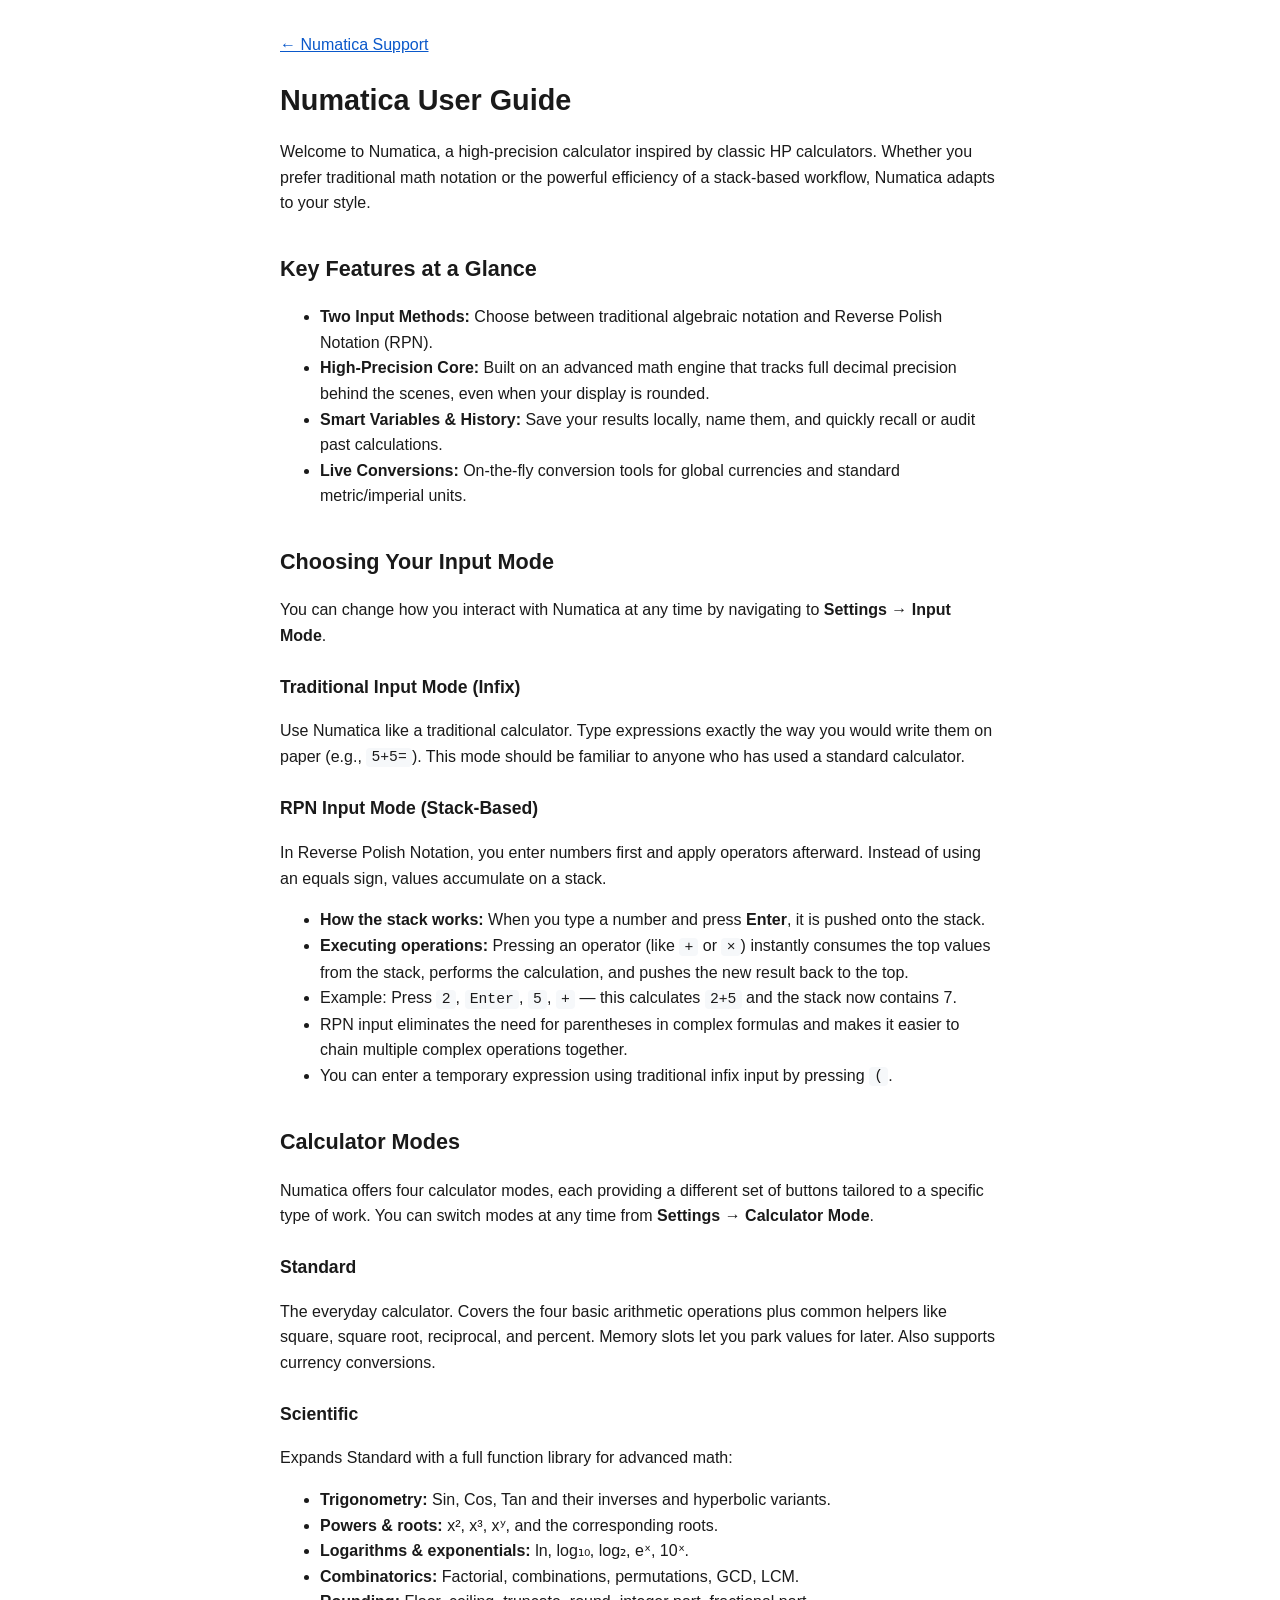
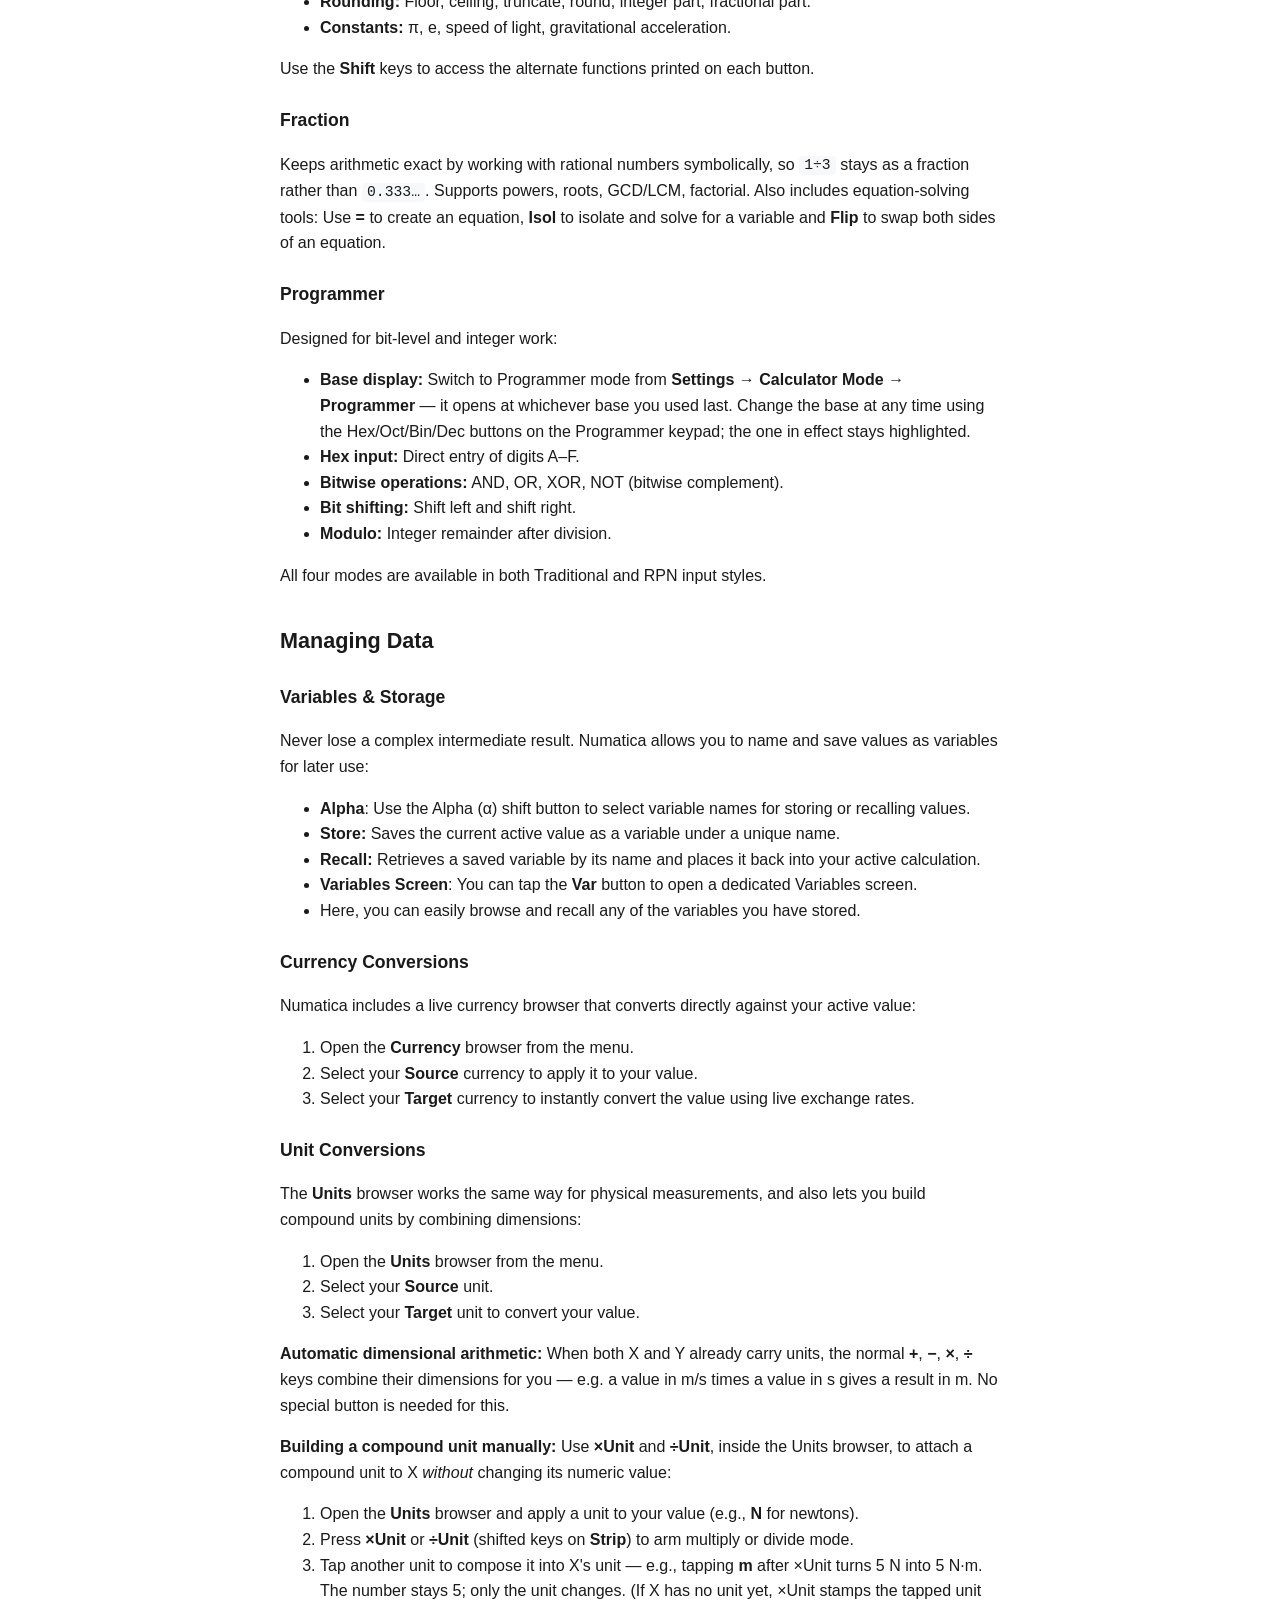
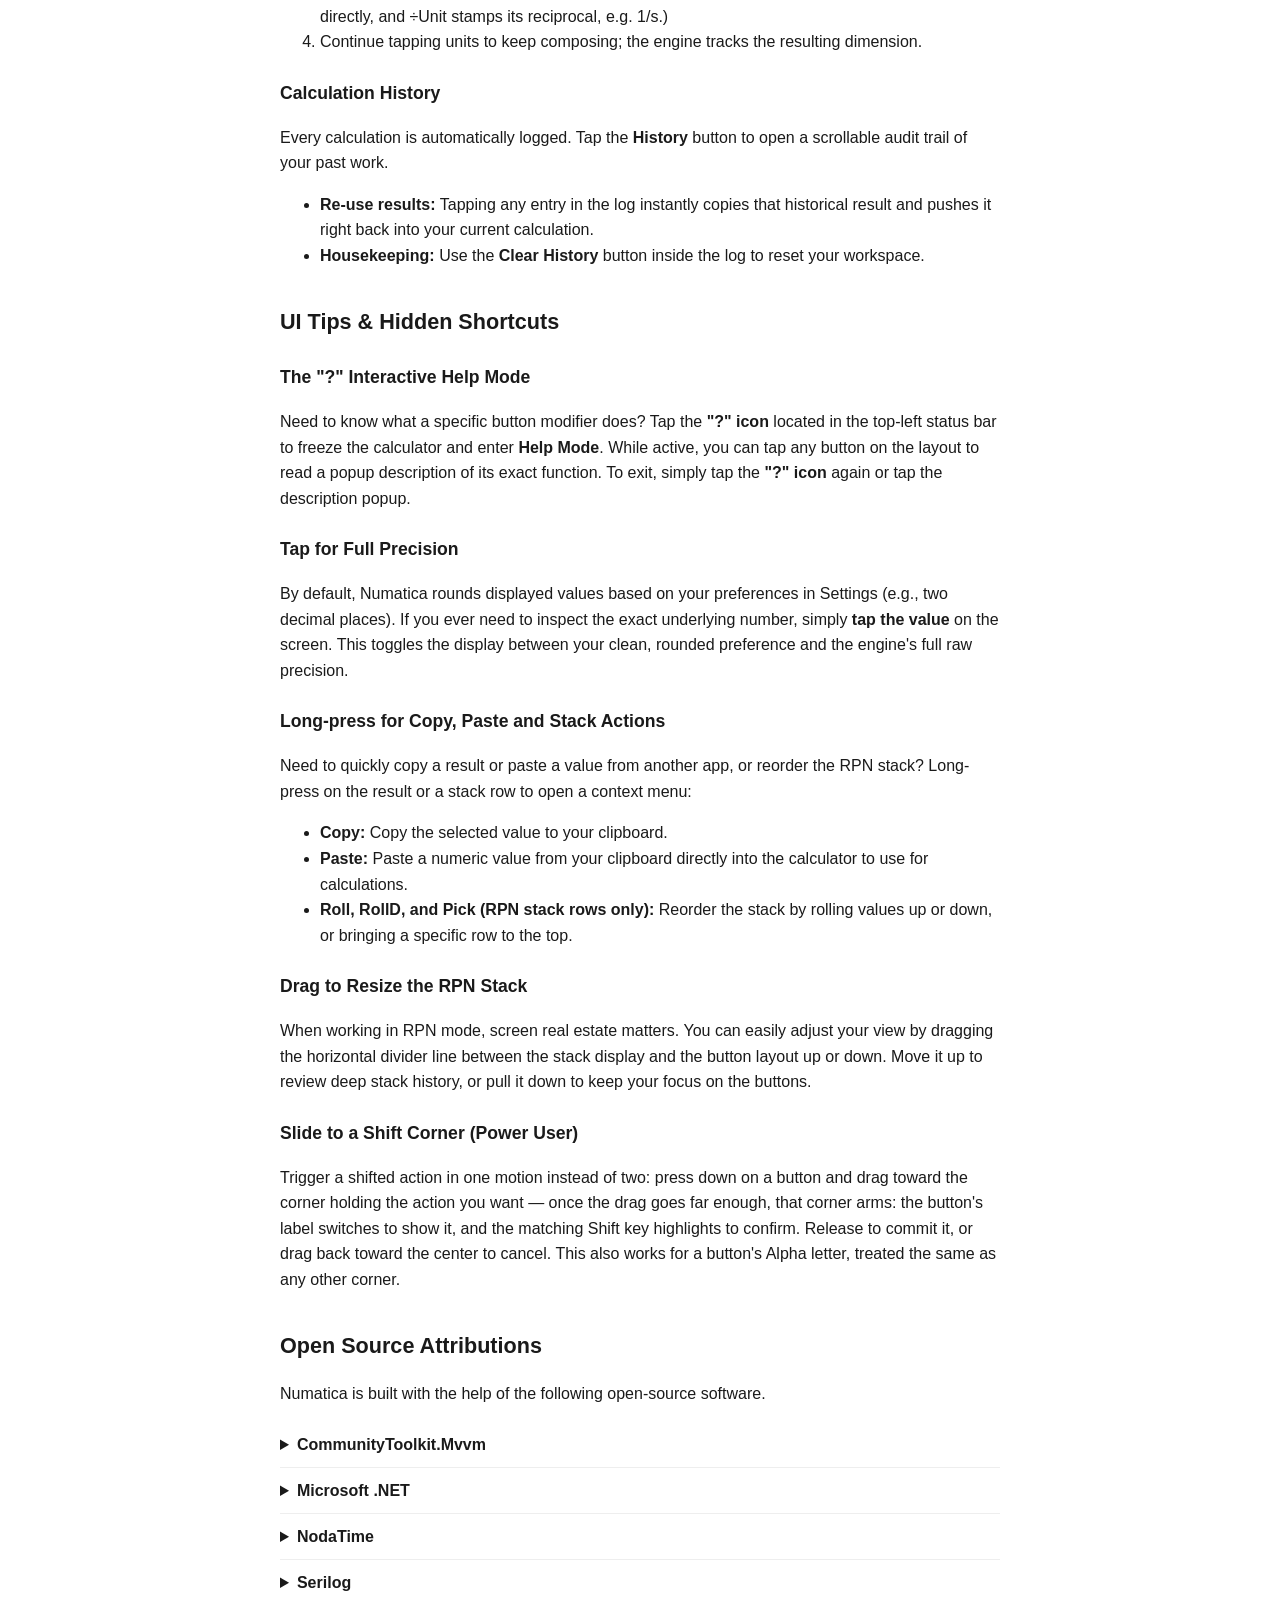
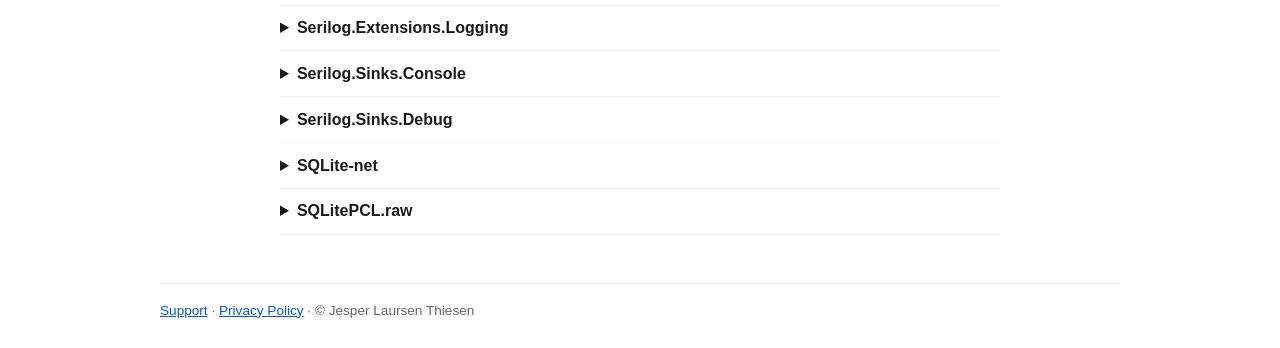
<file: guide/index.html>
<!DOCTYPE html>
<html lang="en">
<head>
<meta charset="utf-8">
<meta name="viewport" content="width=device-width, initial-scale=1">
<title>Numatica — User Guide</title>
<link rel="icon" href="../favicon.svg" type="image/svg+xml">
<link rel="stylesheet" href="../style.css">
</head>
<body>
<main class="narrow">
<p class="crumb"><a href="../">&larr; Numatica Support</a></p>
<h1>Numatica User Guide</h1>
<p>Welcome to Numatica, a high-precision calculator inspired by classic HP calculators. Whether you prefer traditional math notation or the powerful efficiency of a stack-based workflow, Numatica adapts to your style.</p>
<h2>Key Features at a Glance</h2>
<ul><li><strong>Two Input Methods:</strong> Choose between traditional algebraic notation and Reverse Polish Notation (RPN).</li><li><strong>High-Precision Core:</strong> Built on an advanced math engine that tracks full decimal precision behind the scenes, even when your display is rounded.</li><li><strong>Smart Variables &amp; History:</strong> Save your results locally, name them, and quickly recall or audit past calculations.</li><li><strong>Live Conversions:</strong> On-the-fly conversion tools for global currencies and standard metric/imperial units.</li></ul>
<h2>Choosing Your Input Mode</h2>
<p>You can change how you interact with Numatica at any time by navigating to <strong>Settings</strong> → <strong>Input Mode</strong>.</p>
<h3>Traditional Input Mode (Infix)</h3>
<p>Use Numatica like a traditional calculator. Type expressions exactly the way you would write them on paper (e.g., <code>5+5=</code>). This mode should be familiar to anyone who has used a standard calculator.</p>
<h3>RPN Input Mode (Stack-Based)</h3>
<p>In Reverse Polish Notation, you enter numbers first and apply operators afterward. Instead of using an equals sign, values accumulate on a stack.</p>
<ul><li><strong>How the stack works:</strong> When you type a number and press <strong>Enter</strong>, it is pushed onto the stack.</li><li><strong>Executing operations:</strong> Pressing an operator (like <code>+</code> or <code>×</code>) instantly consumes the top values from the stack, performs the calculation, and pushes the new result back to the top.</li><li>Example: Press <code>2</code>, <code>Enter</code>, <code>5</code>, <code>+</code> — this calculates <code>2+5</code> and the stack now contains 7.</li><li>RPN input eliminates the need for parentheses in complex formulas and makes it easier to chain multiple complex operations together.</li><li>You can enter a temporary expression using traditional infix input by pressing <code>(</code>.</li></ul>
<h2>Calculator Modes</h2>
<p>Numatica offers four calculator modes, each providing a different set of buttons tailored to a specific type of work. You can switch modes at any time from <strong>Settings</strong> → <strong>Calculator Mode</strong>.</p>
<h3>Standard</h3>
<p>The everyday calculator. Covers the four basic arithmetic operations plus common helpers like square, square root, reciprocal, and percent. Memory slots let you park values for later. Also supports currency conversions.</p>
<h3>Scientific</h3>
<p>Expands Standard with a full function library for advanced math:</p>
<ul><li><strong>Trigonometry:</strong> Sin, Cos, Tan and their inverses and hyperbolic variants.</li><li><strong>Powers &amp; roots:</strong> x², x³, xʸ, and the corresponding roots.</li><li><strong>Logarithms &amp; exponentials:</strong> ln, log₁₀, log₂, eˣ, 10ˣ.</li><li><strong>Combinatorics:</strong> Factorial, combinations, permutations, GCD, LCM.</li><li><strong>Rounding:</strong> Floor, ceiling, truncate, round, integer part, fractional part.</li><li><strong>Constants:</strong> π, e, speed of light, gravitational acceleration.</li></ul>
<p>Use the <strong>Shift</strong> keys to access the alternate functions printed on each button.</p>
<h3>Fraction</h3>
<p>Keeps arithmetic exact by working with rational numbers symbolically, so <code>1÷3</code> stays as a fraction rather than <code>0.333…</code>. Supports powers, roots, GCD/LCM, factorial. Also includes equation-solving tools: Use <strong>=</strong> to create an equation, <strong>Isol</strong> to isolate and solve for a variable and <strong>Flip</strong> to swap both sides of an equation.</p>
<h3>Programmer</h3>
<p>Designed for bit-level and integer work:</p>
<ul><li><strong>Base display:</strong> Switch to Programmer mode from <strong>Settings</strong> → <strong>Calculator Mode</strong> → <strong>Programmer</strong> — it opens at whichever base you used last. Change the base at any time using the Hex/Oct/Bin/Dec buttons on the Programmer keypad; the one in effect stays highlighted.</li><li><strong>Hex input:</strong> Direct entry of digits A–F.</li><li><strong>Bitwise operations:</strong> AND, OR, XOR, NOT (bitwise complement).</li><li><strong>Bit shifting:</strong> Shift left and shift right.</li><li><strong>Modulo:</strong> Integer remainder after division.</li></ul>
<p>All four modes are available in both Traditional and RPN input styles.</p>
<h2>Managing Data</h2>
<h3>Variables &amp; Storage</h3>
<p>Never lose a complex intermediate result. Numatica allows you to name and save values as variables for later use:</p>
<ul><li><strong>Alpha</strong>: Use the Alpha (α) shift button to select variable names for storing or recalling values.</li><li><strong>Store:</strong> Saves the current active value as a variable under a unique name.</li><li><strong>Recall:</strong> Retrieves a saved variable by its name and places it back into your active calculation.</li><li><strong>Variables Screen</strong>: You can tap the <strong>Var</strong> button to open a dedicated Variables screen.</li><li>Here, you can easily browse and recall any of the variables you have stored.</li></ul>
<h3>Currency Conversions</h3>
<p>Numatica includes a live currency browser that converts directly against your active value:</p>
<ol><li>Open the <strong>Currency</strong> browser from the menu.</li><li>Select your <strong>Source</strong> currency to apply it to your value.</li><li>Select your <strong>Target</strong> currency to instantly convert the value using live exchange rates.</li></ol>
<h3>Unit Conversions</h3>
<p>The <strong>Units</strong> browser works the same way for physical measurements, and also lets you build compound units by combining dimensions:</p>
<ol><li>Open the <strong>Units</strong> browser from the menu.</li><li>Select your <strong>Source</strong> unit.</li><li>Select your <strong>Target</strong> unit to convert your value.</li></ol>
<p><strong>Automatic dimensional arithmetic:</strong> When both X and Y already carry units, the normal <strong>+</strong>, <strong>−</strong>, <strong>×</strong>, <strong>÷</strong> keys combine their dimensions for you — e.g. a value in m/s times a value in s gives a result in m. No special button is needed for this.</p>
<p><strong>Building a compound unit manually:</strong> Use <strong>×Unit</strong> and <strong>÷Unit</strong>, inside the Units browser, to attach a compound unit to X <em>without</em> changing its numeric value:</p>
<ol><li>Open the <strong>Units</strong> browser and apply a unit to your value (e.g., <strong>N</strong> for newtons).</li><li>Press <strong>×Unit</strong> or <strong>÷Unit</strong> (shifted keys on <strong>Strip</strong>) to arm multiply or divide mode.</li><li>Tap another unit to compose it into X's unit — e.g., tapping <strong>m</strong> after ×Unit turns 5 N into 5 N·m. The number stays 5; only the unit changes. (If X has no unit yet, ×Unit stamps the tapped unit directly, and ÷Unit stamps its reciprocal, e.g. 1/s.)</li><li>Continue tapping units to keep composing; the engine tracks the resulting dimension.</li></ol>
<h3>Calculation History</h3>
<p>Every calculation is automatically logged. Tap the <strong>History</strong> button to open a scrollable audit trail of your past work.</p>
<ul><li><strong>Re-use results:</strong> Tapping any entry in the log instantly copies that historical result and pushes it right back into your current calculation.</li><li><strong>Housekeeping:</strong> Use the <strong>Clear History</strong> button inside the log to reset your workspace.</li></ul>
<h2>UI Tips &amp; Hidden Shortcuts</h2>
<h3>The "?" Interactive Help Mode</h3>
<p>Need to know what a specific button modifier does? Tap the <strong>"?" icon</strong> located in the top-left status bar to freeze the calculator and enter <strong>Help Mode</strong>. While active, you can tap any button on the layout to read a popup description of its exact function. To exit, simply tap the <strong>"?" icon</strong> again or tap the description popup.</p>
<h3>Tap for Full Precision</h3>
<p>By default, Numatica rounds displayed values based on your preferences in Settings (e.g., two decimal places). If you ever need to inspect the exact underlying number, simply <strong>tap the value</strong> on the screen. This toggles the display between your clean, rounded preference and the engine's full raw precision.</p>
<h3>Long-press for Copy, Paste and Stack Actions</h3>
<p>Need to quickly copy a result or paste a value from another app, or reorder the RPN stack? Long-press on the result or a stack row to open a context menu:</p>
<ul><li><strong>Copy:</strong> Copy the selected value to your clipboard.</li><li><strong>Paste:</strong> Paste a numeric value from your clipboard directly into the calculator to use for calculations.</li><li><strong>Roll, RollD, and Pick (RPN stack rows only):</strong> Reorder the stack by rolling values up or down, or bringing a specific row to the top.</li></ul>
<h3>Drag to Resize the RPN Stack</h3>
<p>When working in RPN mode, screen real estate matters. You can easily adjust your view by dragging the horizontal divider line between the stack display and the button layout up or down. Move it up to review deep stack history, or pull it down to keep your focus on the buttons.</p>
<h3>Slide to a Shift Corner (Power User)</h3>
<p>Trigger a shifted action in one motion instead of two: press down on a button and drag toward the corner holding the action you want — once the drag goes far enough, that corner arms: the button's label switches to show it, and the matching Shift key highlights to confirm. Release to commit it, or drag back toward the center to cancel. This also works for a button's Alpha letter, treated the same as any other corner.</p>
<h2 id="open-source">Open Source Attributions</h2>
<p>Numatica is built with the help of the following open-source software.</p>
<details><summary>CommunityToolkit.Mvvm</summary><pre>The MIT License (MIT)
Copyright (c) Microsoft Corporation

Permission is hereby granted, free of charge, to any person obtaining a copy of this software and 
associated documentation files (the "Software"), to deal in the Software without restriction, 
including without limitation the rights to use, copy, modify, merge, publish, distribute, sublicense, 
and/or sell copies of the Software, and to permit persons to whom the Software is furnished to do so, 
subject to the following conditions:

The above copyright notice and this permission notice shall be included in all copies or substantial 
portions of the Software.

THE SOFTWARE IS PROVIDED "AS IS", WITHOUT WARRANTY OF ANY KIND, EXPRESS OR IMPLIED, INCLUDING BUT 
NOT LIMITED TO THE WARRANTIES OF MERCHANTABILITY, FITNESS FOR A PARTICULAR PURPOSE AND NONINFRINGEMENT. 
IN NO EVENT SHALL THE AUTHORS OR COPYRIGHT HOLDERS BE LIABLE FOR ANY CLAIM, DAMAGES OR OTHER LIABILITY, 
WHETHER IN AN ACTION OF CONTRACT, TORT OR OTHERWISE, ARISING FROM, OUT OF OR IN CONNECTION WITH THE 
SOFTWARE OR THE USE OR OTHER DEALINGS IN THE SOFTWARE.</pre></details>
<details><summary>Microsoft .NET</summary><pre>The MIT License (MIT)

Copyright (c) .NET Foundation and Contributors

All rights reserved.

Permission is hereby granted, free of charge, to any person obtaining a copy
of this software and associated documentation files (the "Software"), to deal
in the Software without restriction, including without limitation the rights
to use, copy, modify, merge, publish, distribute, sublicense, and/or sell
copies of the Software, and to permit persons to whom the Software is
furnished to do so, subject to the following conditions:

The above copyright notice and this permission notice shall be included in all
copies or substantial portions of the Software.

THE SOFTWARE IS PROVIDED "AS IS", WITHOUT WARRANTY OF ANY KIND, EXPRESS OR
IMPLIED, INCLUDING BUT NOT LIMITED TO THE WARRANTIES OF MERCHANTABILITY,
FITNESS FOR A PARTICULAR PURPOSE AND NONINFRINGEMENT. IN NO EVENT SHALL THE
AUTHORS OR COPYRIGHT HOLDERS BE LIABLE FOR ANY CLAIM, DAMAGES OR OTHER
LIABILITY, WHETHER IN AN ACTION OF CONTRACT, TORT OR OTHERWISE, ARISING FROM,
OUT OF OR IN CONNECTION WITH THE SOFTWARE OR THE USE OR OTHER DEALINGS IN THE
SOFTWARE.</pre></details>
<details><summary>NodaTime</summary><pre>Copyright 2009 The Noda Time Authors. All rights reserved.

This product includes ports of software developed by Joda.org
(http://www.joda.org/). Portions of Noda Time were derived from Joda
Time 1.6.0; Joda Time 1.6.0 is copyright 2001-2009 Stephen Colebourne.

Licensed under the Apache License, Version 2.0:

                                Apache License
                        Version 2.0, January 2004
                        http://www.apache.org/licenses/

TERMS AND CONDITIONS FOR USE, REPRODUCTION, AND DISTRIBUTION

1. Definitions.

    "License" shall mean the terms and conditions for use, reproduction,
    and distribution as defined by Sections 1 through 9 of this document.

    "Licensor" shall mean the copyright owner or entity authorized by
    the copyright owner that is granting the License.

    "Legal Entity" shall mean the union of the acting entity and all
    other entities that control, are controlled by, or are under common
    control with that entity. For the purposes of this definition,
    "control" means (i) the power, direct or indirect, to cause the
    direction or management of such entity, whether by contract or
    otherwise, or (ii) ownership of fifty percent (50%) or more of the
    outstanding shares, or (iii) beneficial ownership of such entity.

    "You" (or "Your") shall mean an individual or Legal Entity
    exercising permissions granted by this License.

    "Source" form shall mean the preferred form for making modifications,
    including but not limited to software source code, documentation
    source, and configuration files.

    "Object" form shall mean any form resulting from mechanical
    transformation or translation of a Source form, including but
    not limited to compiled object code, generated documentation,
    and conversions to other media types.

    "Work" shall mean the work of authorship, whether in Source or
    Object form, made available under the License, as indicated by a
    copyright notice that is included in or attached to the work
    (an example is provided in the Appendix below).

    "Derivative Works" shall mean any work, whether in Source or Object
    form, that is based on (or derived from) the Work and for which the
    editorial revisions, annotations, elaborations, or other modifications
    represent, as a whole, an original work of authorship. For the purposes
    of this License, Derivative Works shall not include works that remain
    separable from, or merely link (or bind by name) to the interfaces of,
    the Work and Derivative Works thereof.

    "Contribution" shall mean any work of authorship, including
    the original version of the Work and any modifications or additions
    to that Work or Derivative Works thereof, that is intentionally
    submitted to Licensor for inclusion in the Work by the copyright owner
    or by an individual or Legal Entity authorized to submit on behalf of
    the copyright owner. For the purposes of this definition, "submitted"
    means any form of electronic, verbal, or written communication sent
    to the Licensor or its representatives, including but not limited to
    communication on electronic mailing lists, source code control systems,
    and issue tracking systems that are managed by, or on behalf of, the
    Licensor for the purpose of discussing and improving the Work, but
    excluding communication that is conspicuously marked or otherwise
    designated in writing by the copyright owner as "Not a Contribution."

    "Contributor" shall mean Licensor and any individual or Legal Entity
    on behalf of whom a Contribution has been received by Licensor and
    subsequently incorporated within the Work.

2. Grant of Copyright License. Subject to the terms and conditions of
    this License, each Contributor hereby grants to You a perpetual,
    worldwide, non-exclusive, no-charge, royalty-free, irrevocable
    copyright license to reproduce, prepare Derivative Works of,
    publicly display, publicly perform, sublicense, and distribute the
    Work and such Derivative Works in Source or Object form.

3. Grant of Patent License. Subject to the terms and conditions of
    this License, each Contributor hereby grants to You a perpetual,
    worldwide, non-exclusive, no-charge, royalty-free, irrevocable
    (except as stated in this section) patent license to make, have made,
    use, offer to sell, sell, import, and otherwise transfer the Work,
    where such license applies only to those patent claims licensable
    by such Contributor that are necessarily infringed by their
    Contribution(s) alone or by combination of their Contribution(s)
    with the Work to which such Contribution(s) was submitted. If You
    institute patent litigation against any entity (including a
    cross-claim or counterclaim in a lawsuit) alleging that the Work
    or a Contribution incorporated within the Work constitutes direct
    or contributory patent infringement, then any patent licenses
    granted to You under this License for that Work shall terminate
    as of the date such litigation is filed.

4. Redistribution. You may reproduce and distribute copies of the
    Work or Derivative Works thereof in any medium, with or without
    modifications, and in Source or Object form, provided that You
    meet the following conditions:

    (a) You must give any other recipients of the Work or
        Derivative Works a copy of this License; and

    (b) You must cause any modified files to carry prominent notices
        stating that You changed the files; and

    (c) You must retain, in the Source form of any Derivative Works
        that You distribute, all copyright, patent, trademark, and
        attribution notices from the Source form of the Work,
        excluding those notices that do not pertain to any part of
        the Derivative Works; and

    (d) If the Work includes a "NOTICE" text file as part of its
        distribution, then any Derivative Works that You distribute must
        include a readable copy of the attribution notices contained
        within such NOTICE file, excluding those notices that do not
        pertain to any part of the Derivative Works, in at least one
        of the following places: within a NOTICE text file distributed
        as part of the Derivative Works; within the Source form or
        documentation, if provided along with the Derivative Works; or,
        within a display generated by the Derivative Works, if and
        wherever such third-party notices normally appear. The contents
        of the NOTICE file are for informational purposes only and
        do not modify the License. You may add Your own attribution
        notices within Derivative Works that You distribute, alongside
        or as an addendum to the NOTICE text from the Work, provided
        that such additional attribution notices cannot be construed
        as modifying the License.

    You may add Your own copyright statement to Your modifications and
    may provide additional or different license terms and conditions
    for use, reproduction, or distribution of Your modifications, or
    for any such Derivative Works as a whole, provided Your use,
    reproduction, and distribution of the Work otherwise complies with
    the conditions stated in this License.

5. Submission of Contributions. Unless You explicitly state otherwise,
    any Contribution intentionally submitted for inclusion in the Work
    by You to the Licensor shall be under the terms and conditions of
    this License, without any additional terms or conditions.
    Notwithstanding the above, nothing herein shall supersede or modify
    the terms of any separate license agreement you may have executed
    with Licensor regarding such Contributions.

6. Trademarks. This License does not grant permission to use the trade
    names, trademarks, service marks, or product names of the Licensor,
    except as required for reasonable and customary use in describing the
    origin of the Work and reproducing the content of the NOTICE file.

7. Disclaimer of Warranty. Unless required by applicable law or
    agreed to in writing, Licensor provides the Work (and each
    Contributor provides its Contributions) on an "AS IS" BASIS,
    WITHOUT WARRANTIES OR CONDITIONS OF ANY KIND, either express or
    implied, including, without limitation, any warranties or conditions
    of TITLE, NON-INFRINGEMENT, MERCHANTABILITY, or FITNESS FOR A
    PARTICULAR PURPOSE. You are solely responsible for determining the
    appropriateness of using or redistributing the Work and assume any
    risks associated with Your exercise of permissions under this License.

8. Limitation of Liability. In no event and under no legal theory,
    whether in tort (including negligence), contract, or otherwise,
    unless required by applicable law (such as deliberate and grossly
    negligent acts) or agreed to in writing, shall any Contributor be
    liable to You for damages, including any direct, indirect, special,
    incidental, or consequential damages of any character arising as a
    result of this License or out of the use or inability to use the
    Work (including but not limited to damages for loss of goodwill,
    work stoppage, computer failure or malfunction, or any and all
    other commercial damages or losses), even if such Contributor
    has been advised of the possibility of such damages.

9. Accepting Warranty or Additional Liability. While redistributing
    the Work or Derivative Works thereof, You may choose to offer,
    and charge a fee for, acceptance of support, warranty, indemnity,
    or other liability obligations and/or rights consistent with this
    License. However, in accepting such obligations, You may act only
    on Your own behalf and on Your sole responsibility, not on behalf
    of any other Contributor, and only if You agree to indemnify,
    defend, and hold each Contributor harmless for any liability
    incurred by, or claims asserted against, such Contributor by reason
    of your accepting any such warranty or additional liability.

END OF TERMS AND CONDITIONS

APPENDIX: How to apply the Apache License to your work.

    To apply the Apache License to your work, attach the following
    boilerplate notice, with the fields enclosed by brackets "[]"
    replaced with your own identifying information. (Don't include
    the brackets!)  The text should be enclosed in the appropriate
    comment syntax for the file format. We also recommend that a
    file or class name and description of purpose be included on the
    same "printed page" as the copyright notice for easier
    identification within third-party archives.

Copyright [yyyy] [name of copyright owner]

Licensed under the Apache License, Version 2.0 (the "License");
you may not use this file except in compliance with the License.
You may obtain a copy of the License at

    http://www.apache.org/licenses/LICENSE-2.0

Unless required by applicable law or agreed to in writing, software
distributed under the License is distributed on an "AS IS" BASIS,
WITHOUT WARRANTIES OR CONDITIONS OF ANY KIND, either express or implied.
See the License for the specific language governing permissions and
limitations under the License.</pre></details>
<details><summary>Serilog</summary><pre>Serilog is copyright © Serilog Contributors - Provided under the Apache License, Version 2.0. Needle and thread logo a derivative of work by Kenneth Appiah.

Licensed under the Apache License, Version 2.0:

Apache License
Version 2.0, January 2004
http://www.apache.org/licenses/

TERMS AND CONDITIONS FOR USE, REPRODUCTION, AND DISTRIBUTION

1. Definitions.

"License" shall mean the terms and conditions for use, reproduction, and
distribution as defined by Sections 1 through 9 of this document.

"Licensor" shall mean the copyright owner or entity authorized by the copyright
owner that is granting the License.

"Legal Entity" shall mean the union of the acting entity and all other entities
that control, are controlled by, or are under common control with that entity.
For the purposes of this definition, "control" means (i) the power, direct or
indirect, to cause the direction or management of such entity, whether by
contract or otherwise, or (ii) ownership of fifty percent (50%) or more of the
outstanding shares, or (iii) beneficial ownership of such entity.

"You" (or "Your") shall mean an individual or Legal Entity exercising
permissions granted by this License.

"Source" form shall mean the preferred form for making modifications, including
but not limited to software source code, documentation source, and configuration
files.

"Object" form shall mean any form resulting from mechanical transformation or
translation of a Source form, including but not limited to compiled object code,
generated documentation, and conversions to other media types.

"Work" shall mean the work of authorship, whether in Source or Object form, made
available under the License, as indicated by a copyright notice that is included
in or attached to the work (an example is provided in the Appendix below).

"Derivative Works" shall mean any work, whether in Source or Object form, that
is based on (or derived from) the Work and for which the editorial revisions,
annotations, elaborations, or other modifications represent, as a whole, an
original work of authorship. For the purposes of this License, Derivative Works
shall not include works that remain separable from, or merely link (or bind by
name) to the interfaces of, the Work and Derivative Works thereof.

"Contribution" shall mean any work of authorship, including the original version
of the Work and any modifications or additions to that Work or Derivative Works
thereof, that is intentionally submitted to Licensor for inclusion in the Work
by the copyright owner or by an individual or Legal Entity authorized to submit
on behalf of the copyright owner. For the purposes of this definition,
"submitted" means any form of electronic, verbal, or written communication sent
to the Licensor or its representatives, including but not limited to
communication on electronic mailing lists, source code control systems, and
issue tracking systems that are managed by, or on behalf of, the Licensor for
the purpose of discussing and improving the Work, but excluding communication
that is conspicuously marked or otherwise designated in writing by the copyright
owner as "Not a Contribution."

"Contributor" shall mean Licensor and any individual or Legal Entity on behalf
of whom a Contribution has been received by Licensor and subsequently
incorporated within the Work.

2. Grant of Copyright License.

Subject to the terms and conditions of this License, each Contributor hereby
grants to You a perpetual, worldwide, non-exclusive, no-charge, royalty-free,
irrevocable copyright license to reproduce, prepare Derivative Works of,
publicly display, publicly perform, sublicense, and distribute the Work and such
Derivative Works in Source or Object form.

3. Grant of Patent License.

Subject to the terms and conditions of this License, each Contributor hereby
grants to You a perpetual, worldwide, non-exclusive, no-charge, royalty-free,
irrevocable (except as stated in this section) patent license to make, have
made, use, offer to sell, sell, import, and otherwise transfer the Work, where
such license applies only to those patent claims licensable by such Contributor
that are necessarily infringed by their Contribution(s) alone or by combination
of their Contribution(s) with the Work to which such Contribution(s) was
submitted. If You institute patent litigation against any entity (including a
cross-claim or counterclaim in a lawsuit) alleging that the Work or a
Contribution incorporated within the Work constitutes direct or contributory
patent infringement, then any patent licenses granted to You under this License
for that Work shall terminate as of the date such litigation is filed.

4. Redistribution.

You may reproduce and distribute copies of the Work or Derivative Works thereof
in any medium, with or without modifications, and in Source or Object form,
provided that You meet the following conditions:

You must give any other recipients of the Work or Derivative Works a copy of
this License; and
You must cause any modified files to carry prominent notices stating that You
changed the files; and
You must retain, in the Source form of any Derivative Works that You distribute,
all copyright, patent, trademark, and attribution notices from the Source form
of the Work, excluding those notices that do not pertain to any part of the
Derivative Works; and
If the Work includes a "NOTICE" text file as part of its distribution, then any
Derivative Works that You distribute must include a readable copy of the
attribution notices contained within such NOTICE file, excluding those notices
that do not pertain to any part of the Derivative Works, in at least one of the
following places: within a NOTICE text file distributed as part of the
Derivative Works; within the Source form or documentation, if provided along
with the Derivative Works; or, within a display generated by the Derivative
Works, if and wherever such third-party notices normally appear. The contents of
the NOTICE file are for informational purposes only and do not modify the
License. You may add Your own attribution notices within Derivative Works that
You distribute, alongside or as an addendum to the NOTICE text from the Work,
provided that such additional attribution notices cannot be construed as
modifying the License.
You may add Your own copyright statement to Your modifications and may provide
additional or different license terms and conditions for use, reproduction, or
distribution of Your modifications, or for any such Derivative Works as a whole,
provided Your use, reproduction, and distribution of the Work otherwise complies
with the conditions stated in this License.

5. Submission of Contributions.

Unless You explicitly state otherwise, any Contribution intentionally submitted
for inclusion in the Work by You to the Licensor shall be under the terms and
conditions of this License, without any additional terms or conditions.
Notwithstanding the above, nothing herein shall supersede or modify the terms of
any separate license agreement you may have executed with Licensor regarding
such Contributions.

6. Trademarks.

This License does not grant permission to use the trade names, trademarks,
service marks, or product names of the Licensor, except as required for
reasonable and customary use in describing the origin of the Work and
reproducing the content of the NOTICE file.

7. Disclaimer of Warranty.

Unless required by applicable law or agreed to in writing, Licensor provides the
Work (and each Contributor provides its Contributions) on an "AS IS" BASIS,
WITHOUT WARRANTIES OR CONDITIONS OF ANY KIND, either express or implied,
including, without limitation, any warranties or conditions of TITLE,
NON-INFRINGEMENT, MERCHANTABILITY, or FITNESS FOR A PARTICULAR PURPOSE. You are
solely responsible for determining the appropriateness of using or
redistributing the Work and assume any risks associated with Your exercise of
permissions under this License.

8. Limitation of Liability.

In no event and under no legal theory, whether in tort (including negligence),
contract, or otherwise, unless required by applicable law (such as deliberate
and grossly negligent acts) or agreed to in writing, shall any Contributor be
liable to You for damages, including any direct, indirect, special, incidental,
or consequential damages of any character arising as a result of this License or
out of the use or inability to use the Work (including but not limited to
damages for loss of goodwill, work stoppage, computer failure or malfunction, or
any and all other commercial damages or losses), even if such Contributor has
been advised of the possibility of such damages.

9. Accepting Warranty or Additional Liability.

While redistributing the Work or Derivative Works thereof, You may choose to
offer, and charge a fee for, acceptance of support, warranty, indemnity, or
other liability obligations and/or rights consistent with this License. However,
in accepting such obligations, You may act only on Your own behalf and on Your
sole responsibility, not on behalf of any other Contributor, and only if You
agree to indemnify, defend, and hold each Contributor harmless for any liability
incurred by, or claims asserted against, such Contributor by reason of your
accepting any such warranty or additional liability.

END OF TERMS AND CONDITIONS

APPENDIX: How to apply the Apache License to your work

To apply the Apache License to your work, attach the following boilerplate
notice, with the fields enclosed by brackets "[]" replaced with your own
identifying information. (Don't include the brackets!) The text should be
enclosed in the appropriate comment syntax for the file format. We also
recommend that a file or class name and description of purpose be included on
the same "printed page" as the copyright notice for easier identification within
third-party archives.

Copyright [yyyy] [name of copyright owner]

Licensed under the Apache License, Version 2.0 (the "License");
you may not use this file except in compliance with the License.
You may obtain a copy of the License at

    http://www.apache.org/licenses/LICENSE-2.0

Unless required by applicable law or agreed to in writing, software
distributed under the License is distributed on an "AS IS" BASIS,
WITHOUT WARRANTIES OR CONDITIONS OF ANY KIND, either express or implied.
See the License for the specific language governing permissions and
limitations under the License.</pre></details>
<details><summary>Serilog.Extensions.Logging</summary><pre>Copyright © Serilog Contributors

Licensed under the Apache License, Version 2.0:

                                Apache License
                        Version 2.0, January 2004
                        http://www.apache.org/licenses/

TERMS AND CONDITIONS FOR USE, REPRODUCTION, AND DISTRIBUTION

1. Definitions.

    "License" shall mean the terms and conditions for use, reproduction,
    and distribution as defined by Sections 1 through 9 of this document.

    "Licensor" shall mean the copyright owner or entity authorized by
    the copyright owner that is granting the License.

    "Legal Entity" shall mean the union of the acting entity and all
    other entities that control, are controlled by, or are under common
    control with that entity. For the purposes of this definition,
    "control" means (i) the power, direct or indirect, to cause the
    direction or management of such entity, whether by contract or
    otherwise, or (ii) ownership of fifty percent (50%) or more of the
    outstanding shares, or (iii) beneficial ownership of such entity.

    "You" (or "Your") shall mean an individual or Legal Entity
    exercising permissions granted by this License.

    "Source" form shall mean the preferred form for making modifications,
    including but not limited to software source code, documentation
    source, and configuration files.

    "Object" form shall mean any form resulting from mechanical
    transformation or translation of a Source form, including but
    not limited to compiled object code, generated documentation,
    and conversions to other media types.

    "Work" shall mean the work of authorship, whether in Source or
    Object form, made available under the License, as indicated by a
    copyright notice that is included in or attached to the work
    (an example is provided in the Appendix below).

    "Derivative Works" shall mean any work, whether in Source or Object
    form, that is based on (or derived from) the Work and for which the
    editorial revisions, annotations, elaborations, or other modifications
    represent, as a whole, an original work of authorship. For the purposes
    of this License, Derivative Works shall not include works that remain
    separable from, or merely link (or bind by name) to the interfaces of,
    the Work and Derivative Works thereof.

    "Contribution" shall mean any work of authorship, including
    the original version of the Work and any modifications or additions
    to that Work or Derivative Works thereof, that is intentionally
    submitted to Licensor for inclusion in the Work by the copyright owner
    or by an individual or Legal Entity authorized to submit on behalf of
    the copyright owner. For the purposes of this definition, "submitted"
    means any form of electronic, verbal, or written communication sent
    to the Licensor or its representatives, including but not limited to
    communication on electronic mailing lists, source code control systems,
    and issue tracking systems that are managed by, or on behalf of, the
    Licensor for the purpose of discussing and improving the Work, but
    excluding communication that is conspicuously marked or otherwise
    designated in writing by the copyright owner as "Not a Contribution."

    "Contributor" shall mean Licensor and any individual or Legal Entity
    on behalf of whom a Contribution has been received by Licensor and
    subsequently incorporated within the Work.

2. Grant of Copyright License. Subject to the terms and conditions of
    this License, each Contributor hereby grants to You a perpetual,
    worldwide, non-exclusive, no-charge, royalty-free, irrevocable
    copyright license to reproduce, prepare Derivative Works of,
    publicly display, publicly perform, sublicense, and distribute the
    Work and such Derivative Works in Source or Object form.

3. Grant of Patent License. Subject to the terms and conditions of
    this License, each Contributor hereby grants to You a perpetual,
    worldwide, non-exclusive, no-charge, royalty-free, irrevocable
    (except as stated in this section) patent license to make, have made,
    use, offer to sell, sell, import, and otherwise transfer the Work,
    where such license applies only to those patent claims licensable
    by such Contributor that are necessarily infringed by their
    Contribution(s) alone or by combination of their Contribution(s)
    with the Work to which such Contribution(s) was submitted. If You
    institute patent litigation against any entity (including a
    cross-claim or counterclaim in a lawsuit) alleging that the Work
    or a Contribution incorporated within the Work constitutes direct
    or contributory patent infringement, then any patent licenses
    granted to You under this License for that Work shall terminate
    as of the date such litigation is filed.

4. Redistribution. You may reproduce and distribute copies of the
    Work or Derivative Works thereof in any medium, with or without
    modifications, and in Source or Object form, provided that You
    meet the following conditions:

    (a) You must give any other recipients of the Work or
        Derivative Works a copy of this License; and

    (b) You must cause any modified files to carry prominent notices
        stating that You changed the files; and

    (c) You must retain, in the Source form of any Derivative Works
        that You distribute, all copyright, patent, trademark, and
        attribution notices from the Source form of the Work,
        excluding those notices that do not pertain to any part of
        the Derivative Works; and

    (d) If the Work includes a "NOTICE" text file as part of its
        distribution, then any Derivative Works that You distribute must
        include a readable copy of the attribution notices contained
        within such NOTICE file, excluding those notices that do not
        pertain to any part of the Derivative Works, in at least one
        of the following places: within a NOTICE text file distributed
        as part of the Derivative Works; within the Source form or
        documentation, if provided along with the Derivative Works; or,
        within a display generated by the Derivative Works, if and
        wherever such third-party notices normally appear. The contents
        of the NOTICE file are for informational purposes only and
        do not modify the License. You may add Your own attribution
        notices within Derivative Works that You distribute, alongside
        or as an addendum to the NOTICE text from the Work, provided
        that such additional attribution notices cannot be construed
        as modifying the License.

    You may add Your own copyright statement to Your modifications and
    may provide additional or different license terms and conditions
    for use, reproduction, or distribution of Your modifications, or
    for any such Derivative Works as a whole, provided Your use,
    reproduction, and distribution of the Work otherwise complies with
    the conditions stated in this License.

5. Submission of Contributions. Unless You explicitly state otherwise,
    any Contribution intentionally submitted for inclusion in the Work
    by You to the Licensor shall be under the terms and conditions of
    this License, without any additional terms or conditions.
    Notwithstanding the above, nothing herein shall supersede or modify
    the terms of any separate license agreement you may have executed
    with Licensor regarding such Contributions.

6. Trademarks. This License does not grant permission to use the trade
    names, trademarks, service marks, or product names of the Licensor,
    except as required for reasonable and customary use in describing the
    origin of the Work and reproducing the content of the NOTICE file.

7. Disclaimer of Warranty. Unless required by applicable law or
    agreed to in writing, Licensor provides the Work (and each
    Contributor provides its Contributions) on an "AS IS" BASIS,
    WITHOUT WARRANTIES OR CONDITIONS OF ANY KIND, either express or
    implied, including, without limitation, any warranties or conditions
    of TITLE, NON-INFRINGEMENT, MERCHANTABILITY, or FITNESS FOR A
    PARTICULAR PURPOSE. You are solely responsible for determining the
    appropriateness of using or redistributing the Work and assume any
    risks associated with Your exercise of permissions under this License.

8. Limitation of Liability. In no event and under no legal theory,
    whether in tort (including negligence), contract, or otherwise,
    unless required by applicable law (such as deliberate and grossly
    negligent acts) or agreed to in writing, shall any Contributor be
    liable to You for damages, including any direct, indirect, special,
    incidental, or consequential damages of any character arising as a
    result of this License or out of the use or inability to use the
    Work (including but not limited to damages for loss of goodwill,
    work stoppage, computer failure or malfunction, or any and all
    other commercial damages or losses), even if such Contributor
    has been advised of the possibility of such damages.

9. Accepting Warranty or Additional Liability. While redistributing
    the Work or Derivative Works thereof, You may choose to offer,
    and charge a fee for, acceptance of support, warranty, indemnity,
    or other liability obligations and/or rights consistent with this
    License. However, in accepting such obligations, You may act only
    on Your own behalf and on Your sole responsibility, not on behalf
    of any other Contributor, and only if You agree to indemnify,
    defend, and hold each Contributor harmless for any liability
    incurred by, or claims asserted against, such Contributor by reason
    of your accepting any such warranty or additional liability.

END OF TERMS AND CONDITIONS

APPENDIX: How to apply the Apache License to your work.

    To apply the Apache License to your work, attach the following
    boilerplate notice, with the fields enclosed by brackets "{}"
    replaced with your own identifying information. (Don't include
    the brackets!)  The text should be enclosed in the appropriate
    comment syntax for the file format. We also recommend that a
    file or class name and description of purpose be included on the
    same "printed page" as the copyright notice for easier
    identification within third-party archives.

Copyright {yyyy} {name of copyright owner}

Licensed under the Apache License, Version 2.0 (the "License");
you may not use this file except in compliance with the License.
You may obtain a copy of the License at

    http://www.apache.org/licenses/LICENSE-2.0

Unless required by applicable law or agreed to in writing, software
distributed under the License is distributed on an "AS IS" BASIS,
WITHOUT WARRANTIES OR CONDITIONS OF ANY KIND, either express or implied.
See the License for the specific language governing permissions and
limitations under the License.</pre></details>
<details><summary>Serilog.Sinks.Console</summary><pre>Copyright © 2017 Serilog Contributors - Provided under the Apache License, Version 2.0.

                                 Apache License
                        Version 2.0, January 2004
                        http://www.apache.org/licenses/

TERMS AND CONDITIONS FOR USE, REPRODUCTION, AND DISTRIBUTION

1. Definitions.

    "License" shall mean the terms and conditions for use, reproduction,
    and distribution as defined by Sections 1 through 9 of this document.

    "Licensor" shall mean the copyright owner or entity authorized by
    the copyright owner that is granting the License.

    "Legal Entity" shall mean the union of the acting entity and all
    other entities that control, are controlled by, or are under common
    control with that entity. For the purposes of this definition,
    "control" means (i) the power, direct or indirect, to cause the
    direction or management of such entity, whether by contract or
    otherwise, or (ii) ownership of fifty percent (50%) or more of the
    outstanding shares, or (iii) beneficial ownership of such entity.

    "You" (or "Your") shall mean an individual or Legal Entity
    exercising permissions granted by this License.

    "Source" form shall mean the preferred form for making modifications,
    including but not limited to software source code, documentation
    source, and configuration files.

    "Object" form shall mean any form resulting from mechanical
    transformation or translation of a Source form, including but
    not limited to compiled object code, generated documentation,
    and conversions to other media types.

    "Work" shall mean the work of authorship, whether in Source or
    Object form, made available under the License, as indicated by a
    copyright notice that is included in or attached to the work
    (an example is provided in the Appendix below).

    "Derivative Works" shall mean any work, whether in Source or Object
    form, that is based on (or derived from) the Work and for which the
    editorial revisions, annotations, elaborations, or other modifications
    represent, as a whole, an original work of authorship. For the purposes
    of this License, Derivative Works shall not include works that remain
    separable from, or merely link (or bind by name) to the interfaces of,
    the Work and Derivative Works thereof.

    "Contribution" shall mean any work of authorship, including
    the original version of the Work and any modifications or additions
    to that Work or Derivative Works thereof, that is intentionally
    submitted to Licensor for inclusion in the Work by the copyright owner
    or by an individual or Legal Entity authorized to submit on behalf of
    the copyright owner. For the purposes of this definition, "submitted"
    means any form of electronic, verbal, or written communication sent
    to the Licensor or its representatives, including but not limited to
    communication on electronic mailing lists, source code control systems,
    and issue tracking systems that are managed by, or on behalf of, the
    Licensor for the purpose of discussing and improving the Work, but
    excluding communication that is conspicuously marked or otherwise
    designated in writing by the copyright owner as "Not a Contribution."

    "Contributor" shall mean Licensor and any individual or Legal Entity
    on behalf of whom a Contribution has been received by Licensor and
    subsequently incorporated within the Work.

2. Grant of Copyright License. Subject to the terms and conditions of
    this License, each Contributor hereby grants to You a perpetual,
    worldwide, non-exclusive, no-charge, royalty-free, irrevocable
    copyright license to reproduce, prepare Derivative Works of,
    publicly display, publicly perform, sublicense, and distribute the
    Work and such Derivative Works in Source or Object form.

3. Grant of Patent License. Subject to the terms and conditions of
    this License, each Contributor hereby grants to You a perpetual,
    worldwide, non-exclusive, no-charge, royalty-free, irrevocable
    (except as stated in this section) patent license to make, have made,
    use, offer to sell, sell, import, and otherwise transfer the Work,
    where such license applies only to those patent claims licensable
    by such Contributor that are necessarily infringed by their
    Contribution(s) alone or by combination of their Contribution(s)
    with the Work to which such Contribution(s) was submitted. If You
    institute patent litigation against any entity (including a
    cross-claim or counterclaim in a lawsuit) alleging that the Work
    or a Contribution incorporated within the Work constitutes direct
    or contributory patent infringement, then any patent licenses
    granted to You under this License for that Work shall terminate
    as of the date such litigation is filed.

4. Redistribution. You may reproduce and distribute copies of the
    Work or Derivative Works thereof in any medium, with or without
    modifications, and in Source or Object form, provided that You
    meet the following conditions:

    (a) You must give any other recipients of the Work or
        Derivative Works a copy of this License; and

    (b) You must cause any modified files to carry prominent notices
        stating that You changed the files; and

    (c) You must retain, in the Source form of any Derivative Works
        that You distribute, all copyright, patent, trademark, and
        attribution notices from the Source form of the Work,
        excluding those notices that do not pertain to any part of
        the Derivative Works; and

    (d) If the Work includes a "NOTICE" text file as part of its
        distribution, then any Derivative Works that You distribute must
        include a readable copy of the attribution notices contained
        within such NOTICE file, excluding those notices that do not
        pertain to any part of the Derivative Works, in at least one
        of the following places: within a NOTICE text file distributed
        as part of the Derivative Works; within the Source form or
        documentation, if provided along with the Derivative Works; or,
        within a display generated by the Derivative Works, if and
        wherever such third-party notices normally appear. The contents
        of the NOTICE file are for informational purposes only and
        do not modify the License. You may add Your own attribution
        notices within Derivative Works that You distribute, alongside
        or as an addendum to the NOTICE text from the Work, provided
        that such additional attribution notices cannot be construed
        as modifying the License.

    You may add Your own copyright statement to Your modifications and
    may provide additional or different license terms and conditions
    for use, reproduction, or distribution of Your modifications, or
    for any such Derivative Works as a whole, provided Your use,
    reproduction, and distribution of the Work otherwise complies with
    the conditions stated in this License.

5. Submission of Contributions. Unless You explicitly state otherwise,
    any Contribution intentionally submitted for inclusion in the Work
    by You to the Licensor shall be under the terms and conditions of
    this License, without any additional terms or conditions.
    Notwithstanding the above, nothing herein shall supersede or modify
    the terms of any separate license agreement you may have executed
    with Licensor regarding such Contributions.

6. Trademarks. This License does not grant permission to use the trade
    names, trademarks, service marks, or product names of the Licensor,
    except as required for reasonable and customary use in describing the
    origin of the Work and reproducing the content of the NOTICE file.

7. Disclaimer of Warranty. Unless required by applicable law or
    agreed to in writing, Licensor provides the Work (and each
    Contributor provides its Contributions) on an "AS IS" BASIS,
    WITHOUT WARRANTIES OR CONDITIONS OF ANY KIND, either express or
    implied, including, without limitation, any warranties or conditions
    of TITLE, NON-INFRINGEMENT, MERCHANTABILITY, or FITNESS FOR A
    PARTICULAR PURPOSE. You are solely responsible for determining the
    appropriateness of using or redistributing the Work and assume any
    risks associated with Your exercise of permissions under this License.

8. Limitation of Liability. In no event and under no legal theory,
    whether in tort (including negligence), contract, or otherwise,
    unless required by applicable law (such as deliberate and grossly
    negligent acts) or agreed to in writing, shall any Contributor be
    liable to You for damages, including any direct, indirect, special,
    incidental, or consequential damages of any character arising as a
    result of this License or out of the use or inability to use the
    Work (including but not limited to damages for loss of goodwill,
    work stoppage, computer failure or malfunction, or any and all
    other commercial damages or losses), even if such Contributor
    has been advised of the possibility of such damages.

9. Accepting Warranty or Additional Liability. While redistributing
    the Work or Derivative Works thereof, You may choose to offer,
    and charge a fee for, acceptance of support, warranty, indemnity,
    or other liability obligations and/or rights consistent with this
    License. However, in accepting such obligations, You may act only
    on Your own behalf and on Your sole responsibility, not on behalf
    of any other Contributor, and only if You agree to indemnify,
    defend, and hold each Contributor harmless for any liability
    incurred by, or claims asserted against, such Contributor by reason
    of your accepting any such warranty or additional liability.

END OF TERMS AND CONDITIONS

APPENDIX: How to apply the Apache License to your work.

    To apply the Apache License to your work, attach the following
    boilerplate notice, with the fields enclosed by brackets "{}"
    replaced with your own identifying information. (Don't include
    the brackets!)  The text should be enclosed in the appropriate
    comment syntax for the file format. We also recommend that a
    file or class name and description of purpose be included on the
    same "printed page" as the copyright notice for easier
    identification within third-party archives.

Copyright {yyyy} {name of copyright owner}

Licensed under the Apache License, Version 2.0 (the "License");
you may not use this file except in compliance with the License.
You may obtain a copy of the License at

    http://www.apache.org/licenses/LICENSE-2.0

Unless required by applicable law or agreed to in writing, software
distributed under the License is distributed on an "AS IS" BASIS,
WITHOUT WARRANTIES OR CONDITIONS OF ANY KIND, either express or implied.
See the License for the specific language governing permissions and
limitations under the License.        </pre></details>
<details><summary>Serilog.Sinks.Debug</summary><pre>Copyright © Serilog Contributors - Provided under the Apache License, Version 2.0.

                                 Apache License
                        Version 2.0, January 2004
                        http://www.apache.org/licenses/

TERMS AND CONDITIONS FOR USE, REPRODUCTION, AND DISTRIBUTION

1. Definitions.

    "License" shall mean the terms and conditions for use, reproduction,
    and distribution as defined by Sections 1 through 9 of this document.

    "Licensor" shall mean the copyright owner or entity authorized by
    the copyright owner that is granting the License.

    "Legal Entity" shall mean the union of the acting entity and all
    other entities that control, are controlled by, or are under common
    control with that entity. For the purposes of this definition,
    "control" means (i) the power, direct or indirect, to cause the
    direction or management of such entity, whether by contract or
    otherwise, or (ii) ownership of fifty percent (50%) or more of the
    outstanding shares, or (iii) beneficial ownership of such entity.

    "You" (or "Your") shall mean an individual or Legal Entity
    exercising permissions granted by this License.

    "Source" form shall mean the preferred form for making modifications,
    including but not limited to software source code, documentation
    source, and configuration files.

    "Object" form shall mean any form resulting from mechanical
    transformation or translation of a Source form, including but
    not limited to compiled object code, generated documentation,
    and conversions to other media types.

    "Work" shall mean the work of authorship, whether in Source or
    Object form, made available under the License, as indicated by a
    copyright notice that is included in or attached to the work
    (an example is provided in the Appendix below).

    "Derivative Works" shall mean any work, whether in Source or Object
    form, that is based on (or derived from) the Work and for which the
    editorial revisions, annotations, elaborations, or other modifications
    represent, as a whole, an original work of authorship. For the purposes
    of this License, Derivative Works shall not include works that remain
    separable from, or merely link (or bind by name) to the interfaces of,
    the Work and Derivative Works thereof.

    "Contribution" shall mean any work of authorship, including
    the original version of the Work and any modifications or additions
    to that Work or Derivative Works thereof, that is intentionally
    submitted to Licensor for inclusion in the Work by the copyright owner
    or by an individual or Legal Entity authorized to submit on behalf of
    the copyright owner. For the purposes of this definition, "submitted"
    means any form of electronic, verbal, or written communication sent
    to the Licensor or its representatives, including but not limited to
    communication on electronic mailing lists, source code control systems,
    and issue tracking systems that are managed by, or on behalf of, the
    Licensor for the purpose of discussing and improving the Work, but
    excluding communication that is conspicuously marked or otherwise
    designated in writing by the copyright owner as "Not a Contribution."

    "Contributor" shall mean Licensor and any individual or Legal Entity
    on behalf of whom a Contribution has been received by Licensor and
    subsequently incorporated within the Work.

2. Grant of Copyright License. Subject to the terms and conditions of
    this License, each Contributor hereby grants to You a perpetual,
    worldwide, non-exclusive, no-charge, royalty-free, irrevocable
    copyright license to reproduce, prepare Derivative Works of,
    publicly display, publicly perform, sublicense, and distribute the
    Work and such Derivative Works in Source or Object form.

3. Grant of Patent License. Subject to the terms and conditions of
    this License, each Contributor hereby grants to You a perpetual,
    worldwide, non-exclusive, no-charge, royalty-free, irrevocable
    (except as stated in this section) patent license to make, have made,
    use, offer to sell, sell, import, and otherwise transfer the Work,
    where such license applies only to those patent claims licensable
    by such Contributor that are necessarily infringed by their
    Contribution(s) alone or by combination of their Contribution(s)
    with the Work to which such Contribution(s) was submitted. If You
    institute patent litigation against any entity (including a
    cross-claim or counterclaim in a lawsuit) alleging that the Work
    or a Contribution incorporated within the Work constitutes direct
    or contributory patent infringement, then any patent licenses
    granted to You under this License for that Work shall terminate
    as of the date such litigation is filed.

4. Redistribution. You may reproduce and distribute copies of the
    Work or Derivative Works thereof in any medium, with or without
    modifications, and in Source or Object form, provided that You
    meet the following conditions:

    (a) You must give any other recipients of the Work or
        Derivative Works a copy of this License; and

    (b) You must cause any modified files to carry prominent notices
        stating that You changed the files; and

    (c) You must retain, in the Source form of any Derivative Works
        that You distribute, all copyright, patent, trademark, and
        attribution notices from the Source form of the Work,
        excluding those notices that do not pertain to any part of
        the Derivative Works; and

    (d) If the Work includes a "NOTICE" text file as part of its
        distribution, then any Derivative Works that You distribute must
        include a readable copy of the attribution notices contained
        within such NOTICE file, excluding those notices that do not
        pertain to any part of the Derivative Works, in at least one
        of the following places: within a NOTICE text file distributed
        as part of the Derivative Works; within the Source form or
        documentation, if provided along with the Derivative Works; or,
        within a display generated by the Derivative Works, if and
        wherever such third-party notices normally appear. The contents
        of the NOTICE file are for informational purposes only and
        do not modify the License. You may add Your own attribution
        notices within Derivative Works that You distribute, alongside
        or as an addendum to the NOTICE text from the Work, provided
        that such additional attribution notices cannot be construed
        as modifying the License.

    You may add Your own copyright statement to Your modifications and
    may provide additional or different license terms and conditions
    for use, reproduction, or distribution of Your modifications, or
    for any such Derivative Works as a whole, provided Your use,
    reproduction, and distribution of the Work otherwise complies with
    the conditions stated in this License.

5. Submission of Contributions. Unless You explicitly state otherwise,
    any Contribution intentionally submitted for inclusion in the Work
    by You to the Licensor shall be under the terms and conditions of
    this License, without any additional terms or conditions.
    Notwithstanding the above, nothing herein shall supersede or modify
    the terms of any separate license agreement you may have executed
    with Licensor regarding such Contributions.

6. Trademarks. This License does not grant permission to use the trade
    names, trademarks, service marks, or product names of the Licensor,
    except as required for reasonable and customary use in describing the
    origin of the Work and reproducing the content of the NOTICE file.

7. Disclaimer of Warranty. Unless required by applicable law or
    agreed to in writing, Licensor provides the Work (and each
    Contributor provides its Contributions) on an "AS IS" BASIS,
    WITHOUT WARRANTIES OR CONDITIONS OF ANY KIND, either express or
    implied, including, without limitation, any warranties or conditions
    of TITLE, NON-INFRINGEMENT, MERCHANTABILITY, or FITNESS FOR A
    PARTICULAR PURPOSE. You are solely responsible for determining the
    appropriateness of using or redistributing the Work and assume any
    risks associated with Your exercise of permissions under this License.

8. Limitation of Liability. In no event and under no legal theory,
    whether in tort (including negligence), contract, or otherwise,
    unless required by applicable law (such as deliberate and grossly
    negligent acts) or agreed to in writing, shall any Contributor be
    liable to You for damages, including any direct, indirect, special,
    incidental, or consequential damages of any character arising as a
    result of this License or out of the use or inability to use the
    Work (including but not limited to damages for loss of goodwill,
    work stoppage, computer failure or malfunction, or any and all
    other commercial damages or losses), even if such Contributor
    has been advised of the possibility of such damages.

9. Accepting Warranty or Additional Liability. While redistributing
    the Work or Derivative Works thereof, You may choose to offer,
    and charge a fee for, acceptance of support, warranty, indemnity,
    or other liability obligations and/or rights consistent with this
    License. However, in accepting such obligations, You may act only
    on Your own behalf and on Your sole responsibility, not on behalf
    of any other Contributor, and only if You agree to indemnify,
    defend, and hold each Contributor harmless for any liability
    incurred by, or claims asserted against, such Contributor by reason
    of your accepting any such warranty or additional liability.

END OF TERMS AND CONDITIONS

APPENDIX: How to apply the Apache License to your work.

    To apply the Apache License to your work, attach the following
    boilerplate notice, with the fields enclosed by brackets "{}"
    replaced with your own identifying information. (Don't include
    the brackets!)  The text should be enclosed in the appropriate
    comment syntax for the file format. We also recommend that a
    file or class name and description of purpose be included on the
    same "printed page" as the copyright notice for easier
    identification within third-party archives.

Copyright {yyyy} {name of copyright owner}

Licensed under the Apache License, Version 2.0 (the "License");
you may not use this file except in compliance with the License.
You may obtain a copy of the License at

    http://www.apache.org/licenses/LICENSE-2.0

Unless required by applicable law or agreed to in writing, software
distributed under the License is distributed on an "AS IS" BASIS,
WITHOUT WARRANTIES OR CONDITIONS OF ANY KIND, either express or implied.
See the License for the specific language governing permissions and
limitations under the License.</pre></details>
<details><summary>SQLite-net</summary><pre>Copyright (c) Krueger Systems, Inc.

All rights reserved.

Permission is hereby granted, free of charge, to any person obtaining a copy
of this software and associated documentation files (the "Software"), to deal
in the Software without restriction, including without limitation the rights
to use, copy, modify, merge, publish, distribute, sublicense, and/or sell
copies of the Software, and to permit persons to whom the Software is
furnished to do so, subject to the following conditions:

The above copyright notice and this permission notice shall be included in all
copies or substantial portions of the Software.

THE SOFTWARE IS PROVIDED "AS IS", WITHOUT WARRANTY OF ANY KIND, EXPRESS OR
IMPLIED, INCLUDING BUT NOT LIMITED TO THE WARRANTIES OF MERCHANTABILITY,
FITNESS FOR A PARTICULAR PURPOSE AND NONINFRINGEMENT. IN NO EVENT SHALL THE
AUTHORS OR COPYRIGHT HOLDERS BE LIABLE FOR ANY CLAIM, DAMAGES OR OTHER
LIABILITY, WHETHER IN AN ACTION OF CONTRACT, TORT OR OTHERWISE, ARISING FROM,
OUT OF OR IN CONNECTION WITH THE SOFTWARE OR THE USE OR OTHER DEALINGS IN THE
SOFTWARE.</pre></details>
<details><summary>SQLitePCL.raw</summary><pre>Copyright 2014-2026 SourceGear, LLC

Licensed under the Apache License, Version 2.0:

                                Apache License
                        Version 2.0, January 2004
                        http://www.apache.org/licenses/

TERMS AND CONDITIONS FOR USE, REPRODUCTION, AND DISTRIBUTION

1. Definitions.

    "License" shall mean the terms and conditions for use, reproduction,
    and distribution as defined by Sections 1 through 9 of this document.

    "Licensor" shall mean the copyright owner or entity authorized by
    the copyright owner that is granting the License.

    "Legal Entity" shall mean the union of the acting entity and all
    other entities that control, are controlled by, or are under common
    control with that entity. For the purposes of this definition,
    "control" means (i) the power, direct or indirect, to cause the
    direction or management of such entity, whether by contract or
    otherwise, or (ii) ownership of fifty percent (50%) or more of the
    outstanding shares, or (iii) beneficial ownership of such entity.

    "You" (or "Your") shall mean an individual or Legal Entity
    exercising permissions granted by this License.

    "Source" form shall mean the preferred form for making modifications,
    including but not limited to software source code, documentation
    source, and configuration files.

    "Object" form shall mean any form resulting from mechanical
    transformation or translation of a Source form, including but
    not limited to compiled object code, generated documentation,
    and conversions to other media types.

    "Work" shall mean the work of authorship, whether in Source or
    Object form, made available under the License, as indicated by a
    copyright notice that is included in or attached to the work
    (an example is provided in the Appendix below).

    "Derivative Works" shall mean any work, whether in Source or Object
    form, that is based on (or derived from) the Work and for which the
    editorial revisions, annotations, elaborations, or other modifications
    represent, as a whole, an original work of authorship. For the purposes
    of this License, Derivative Works shall not include works that remain
    separable from, or merely link (or bind by name) to the interfaces of,
    the Work and Derivative Works thereof.

    "Contribution" shall mean any work of authorship, including
    the original version of the Work and any modifications or additions
    to that Work or Derivative Works thereof, that is intentionally
    submitted to Licensor for inclusion in the Work by the copyright owner
    or by an individual or Legal Entity authorized to submit on behalf of
    the copyright owner. For the purposes of this definition, "submitted"
    means any form of electronic, verbal, or written communication sent
    to the Licensor or its representatives, including but not limited to
    communication on electronic mailing lists, source code control systems,
    and issue tracking systems that are managed by, or on behalf of, the
    Licensor for the purpose of discussing and improving the Work, but
    excluding communication that is conspicuously marked or otherwise
    designated in writing by the copyright owner as "Not a Contribution."

    "Contributor" shall mean Licensor and any individual or Legal Entity
    on behalf of whom a Contribution has been received by Licensor and
    subsequently incorporated within the Work.

2. Grant of Copyright License. Subject to the terms and conditions of
    this License, each Contributor hereby grants to You a perpetual,
    worldwide, non-exclusive, no-charge, royalty-free, irrevocable
    copyright license to reproduce, prepare Derivative Works of,
    publicly display, publicly perform, sublicense, and distribute the
    Work and such Derivative Works in Source or Object form.

3. Grant of Patent License. Subject to the terms and conditions of
    this License, each Contributor hereby grants to You a perpetual,
    worldwide, non-exclusive, no-charge, royalty-free, irrevocable
    (except as stated in this section) patent license to make, have made,
    use, offer to sell, sell, import, and otherwise transfer the Work,
    where such license applies only to those patent claims licensable
    by such Contributor that are necessarily infringed by their
    Contribution(s) alone or by combination of their Contribution(s)
    with the Work to which such Contribution(s) was submitted. If You
    institute patent litigation against any entity (including a
    cross-claim or counterclaim in a lawsuit) alleging that the Work
    or a Contribution incorporated within the Work constitutes direct
    or contributory patent infringement, then any patent licenses
    granted to You under this License for that Work shall terminate
    as of the date such litigation is filed.

4. Redistribution. You may reproduce and distribute copies of the
    Work or Derivative Works thereof in any medium, with or without
    modifications, and in Source or Object form, provided that You
    meet the following conditions:

    (a) You must give any other recipients of the Work or
        Derivative Works a copy of this License; and

    (b) You must cause any modified files to carry prominent notices
        stating that You changed the files; and

    (c) You must retain, in the Source form of any Derivative Works
        that You distribute, all copyright, patent, trademark, and
        attribution notices from the Source form of the Work,
        excluding those notices that do not pertain to any part of
        the Derivative Works; and

    (d) If the Work includes a "NOTICE" text file as part of its
        distribution, then any Derivative Works that You distribute must
        include a readable copy of the attribution notices contained
        within such NOTICE file, excluding those notices that do not
        pertain to any part of the Derivative Works, in at least one
        of the following places: within a NOTICE text file distributed
        as part of the Derivative Works; within the Source form or
        documentation, if provided along with the Derivative Works; or,
        within a display generated by the Derivative Works, if and
        wherever such third-party notices normally appear. The contents
        of the NOTICE file are for informational purposes only and
        do not modify the License. You may add Your own attribution
        notices within Derivative Works that You distribute, alongside
        or as an addendum to the NOTICE text from the Work, provided
        that such additional attribution notices cannot be construed
        as modifying the License.

    You may add Your own copyright statement to Your modifications and
    may provide additional or different license terms and conditions
    for use, reproduction, or distribution of Your modifications, or
    for any such Derivative Works as a whole, provided Your use,
    reproduction, and distribution of the Work otherwise complies with
    the conditions stated in this License.

5. Submission of Contributions. Unless You explicitly state otherwise,
    any Contribution intentionally submitted for inclusion in the Work
    by You to the Licensor shall be under the terms and conditions of
    this License, without any additional terms or conditions.
    Notwithstanding the above, nothing herein shall supersede or modify
    the terms of any separate license agreement you may have executed
    with Licensor regarding such Contributions.

6. Trademarks. This License does not grant permission to use the trade
    names, trademarks, service marks, or product names of the Licensor,
    except as required for reasonable and customary use in describing the
    origin of the Work and reproducing the content of the NOTICE file.

7. Disclaimer of Warranty. Unless required by applicable law or
    agreed to in writing, Licensor provides the Work (and each
    Contributor provides its Contributions) on an "AS IS" BASIS,
    WITHOUT WARRANTIES OR CONDITIONS OF ANY KIND, either express or
    implied, including, without limitation, any warranties or conditions
    of TITLE, NON-INFRINGEMENT, MERCHANTABILITY, or FITNESS FOR A
    PARTICULAR PURPOSE. You are solely responsible for determining the
    appropriateness of using or redistributing the Work and assume any
    risks associated with Your exercise of permissions under this License.

8. Limitation of Liability. In no event and under no legal theory,
    whether in tort (including negligence), contract, or otherwise,
    unless required by applicable law (such as deliberate and grossly
    negligent acts) or agreed to in writing, shall any Contributor be
    liable to You for damages, including any direct, indirect, special,
    incidental, or consequential damages of any character arising as a
    result of this License or out of the use or inability to use the
    Work (including but not limited to damages for loss of goodwill,
    work stoppage, computer failure or malfunction, or any and all
    other commercial damages or losses), even if such Contributor
    has been advised of the possibility of such damages.

9. Accepting Warranty or Additional Liability. While redistributing
    the Work or Derivative Works thereof, You may choose to offer,
    and charge a fee for, acceptance of support, warranty, indemnity,
    or other liability obligations and/or rights consistent with this
    License. However, in accepting such obligations, You may act only
    on Your own behalf and on Your sole responsibility, not on behalf
    of any other Contributor, and only if You agree to indemnify,
    defend, and hold each Contributor harmless for any liability
    incurred by, or claims asserted against, such Contributor by reason
    of your accepting any such warranty or additional liability.

END OF TERMS AND CONDITIONS

APPENDIX: How to apply the Apache License to your work.

    To apply the Apache License to your work, attach the following
    boilerplate notice, with the fields enclosed by brackets "[]"
    replaced with your own identifying information. (Don't include
    the brackets!)  The text should be enclosed in the appropriate
    comment syntax for the file format. We also recommend that a
    file or class name and description of purpose be included on the
    same "printed page" as the copyright notice for easier
    identification within third-party archives.

Copyright [yyyy] [name of copyright owner]

Licensed under the Apache License, Version 2.0 (the "License");
you may not use this file except in compliance with the License.
You may obtain a copy of the License at

    http://www.apache.org/licenses/LICENSE-2.0

Unless required by applicable law or agreed to in writing, software
distributed under the License is distributed on an "AS IS" BASIS,
WITHOUT WARRANTIES OR CONDITIONS OF ANY KIND, either express or implied.
See the License for the specific language governing permissions and
limitations under the License.</pre></details>
</main>
<footer>
  <a href="../">Support</a> &middot;
  <a href="../privacy/">Privacy Policy</a> &middot;
  &copy; Jesper Laursen Thiesen
</footer>
</body>
</html>
</file>
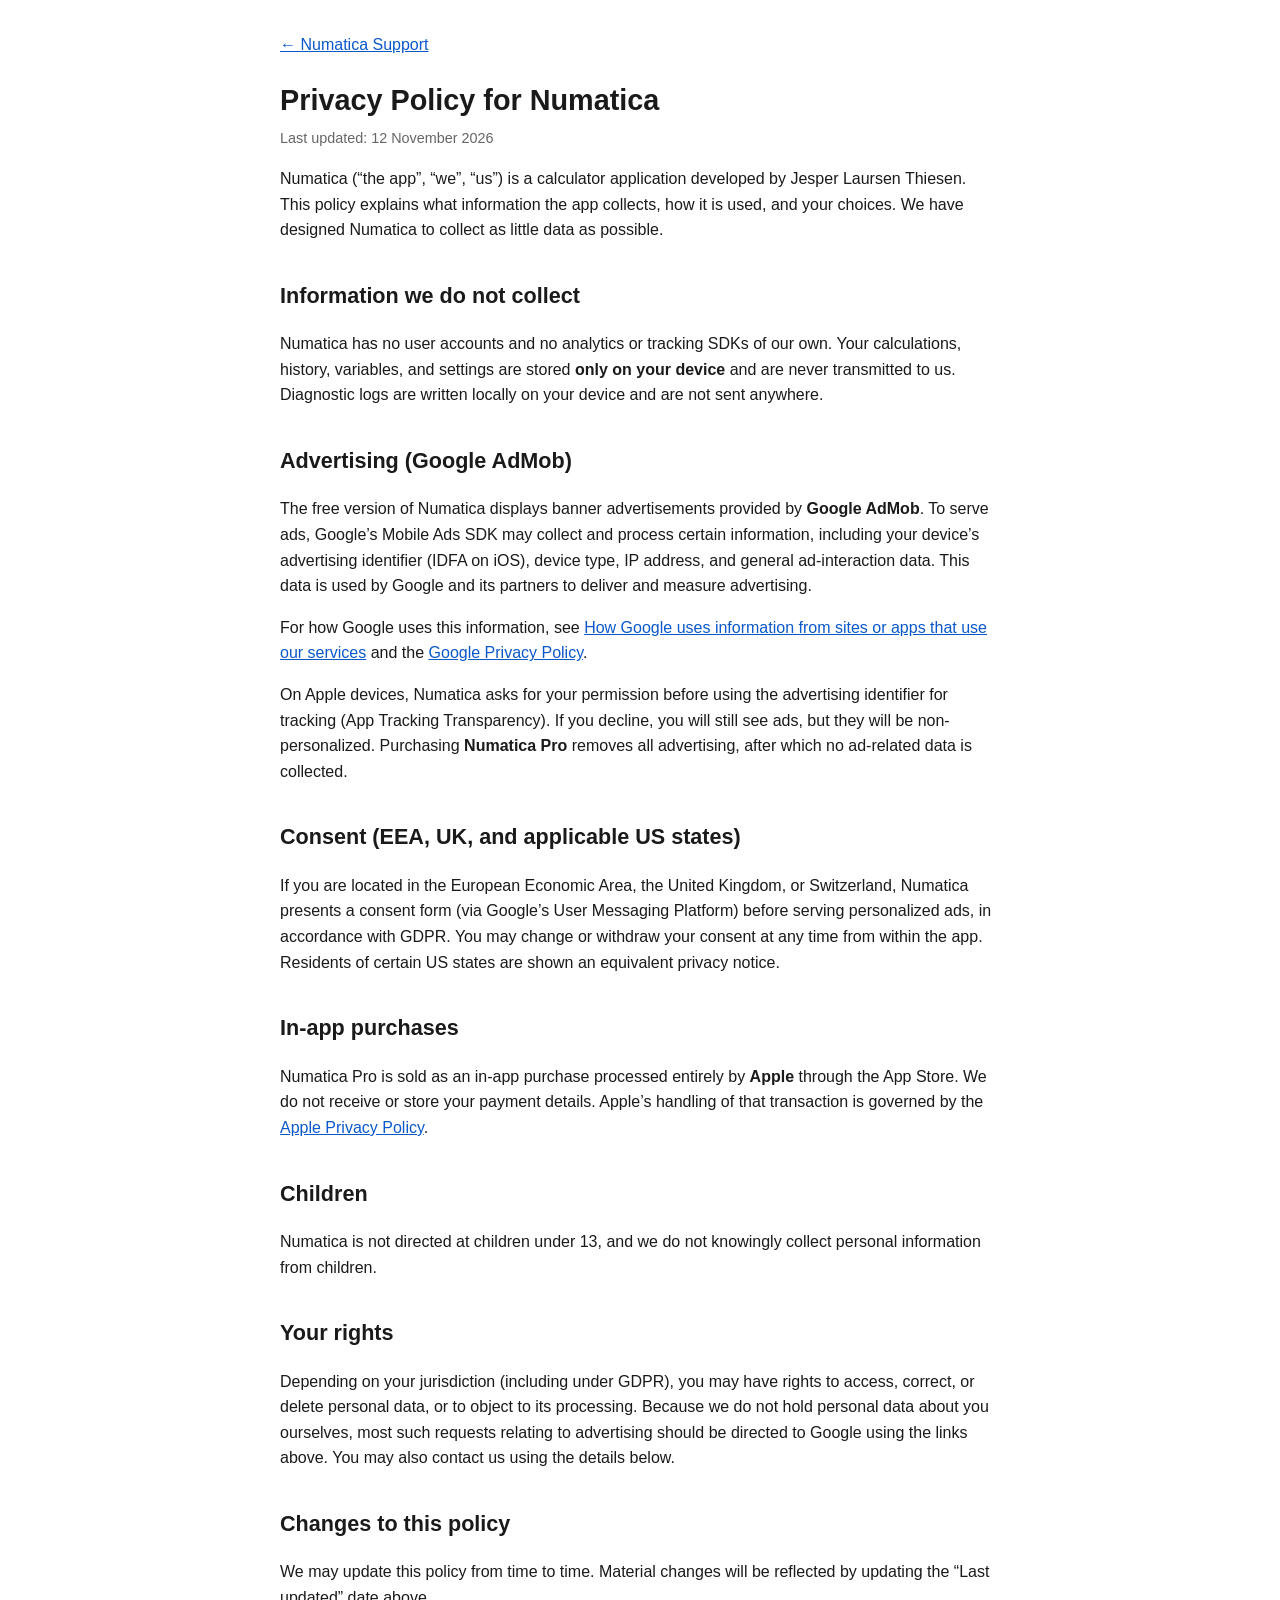
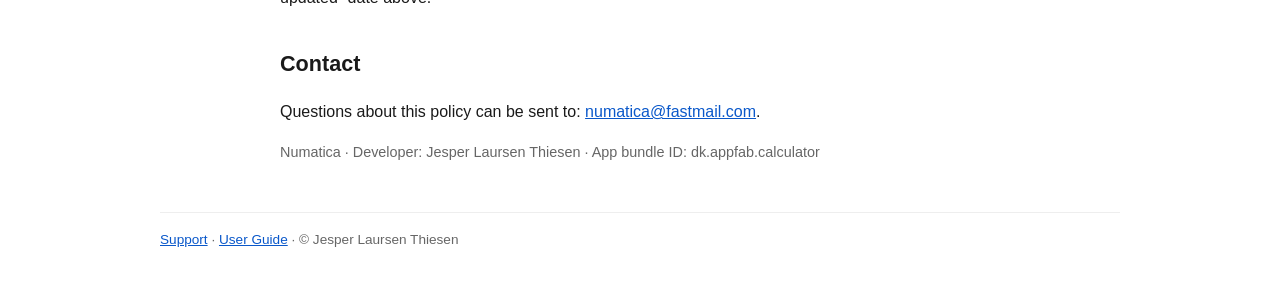
<file: privacy/index.html>
<!DOCTYPE html>
<html lang="en">
<head>
<meta charset="utf-8">
<meta name="viewport" content="width=device-width, initial-scale=1">
<title>Numatica — Privacy Policy</title>
<link rel="icon" href="../favicon.svg" type="image/svg+xml">
<link rel="stylesheet" href="../style.css">
</head>
<body>
<main class="narrow">
<p class="crumb"><a href="../">&larr; Numatica Support</a></p>

<h1>Privacy Policy for Numatica</h1>
<p class="updated">Last updated: 12 November 2026</p>

<p>
  Numatica (“the app”, “we”, “us”) is a calculator application developed by Jesper Laursen Thiesen.
  This policy explains what information the app collects, how it is used, and your choices. We have
  designed Numatica to collect as little data as possible.
</p>

<h2>Information we do not collect</h2>
<p>
  Numatica has no user accounts and no analytics or tracking SDKs of our own. Your calculations,
  history, variables, and settings are stored <strong>only on your device</strong> and are never
  transmitted to us. Diagnostic logs are written locally on your device and are not sent anywhere.
</p>

<h2>Advertising (Google AdMob)</h2>
<p>
  The free version of Numatica displays banner advertisements provided by
  <strong>Google AdMob</strong>. To serve ads, Google’s Mobile Ads SDK may collect and process
  certain information, including your device’s advertising identifier (IDFA on iOS), device type,
  IP address, and general ad-interaction data. This data is used by Google and its partners to
  deliver and measure advertising.
</p>
<p>
  For how Google uses this information, see
  <a href="https://policies.google.com/technologies/partner-sites">
  How Google uses information from sites or apps that use our services</a> and the
  <a href="https://policies.google.com/privacy">Google Privacy Policy</a>.
</p>
<p>
  On Apple devices, Numatica asks for your permission before using the advertising identifier for
  tracking (App Tracking Transparency). If you decline, you will still see ads, but they will be
  non-personalized. Purchasing <strong>Numatica Pro</strong> removes all advertising, after which no
  ad-related data is collected.
</p>

<h2>Consent (EEA, UK, and applicable US states)</h2>
<p>
  If you are located in the European Economic Area, the United Kingdom, or Switzerland, Numatica
  presents a consent form (via Google’s User Messaging Platform) before serving personalized ads,
  in accordance with GDPR. You may change or withdraw your consent at any time from within the app.
  Residents of certain US states are shown an equivalent privacy notice.
</p>

<h2>In-app purchases</h2>
<p>
  Numatica Pro is sold as an in-app purchase processed entirely by <strong>Apple</strong> through the
  App Store. We do not receive or store your payment details. Apple’s handling of that transaction
  is governed by the <a href="https://www.apple.com/legal/privacy/">Apple Privacy Policy</a>.
</p>

<h2>Children</h2>
<p>
  Numatica is not directed at children under 13, and we do not knowingly collect personal information
  from children.
</p>

<h2>Your rights</h2>
<p>
  Depending on your jurisdiction (including under GDPR), you may have rights to access, correct, or
  delete personal data, or to object to its processing. Because we do not hold personal data about
  you ourselves, most such requests relating to advertising should be directed to Google using the
  links above. You may also contact us using the details below.
</p>

<h2>Changes to this policy</h2>
<p>
  We may update this policy from time to time. Material changes will be reflected by updating the
  “Last updated” date above.
</p>

<h2>Contact</h2>
<p>
  Questions about this policy can be sent to:
  <a href="mailto:numatica@fastmail.com">numatica@fastmail.com</a>.
</p>

<p class="updated">Numatica · Developer: Jesper Laursen Thiesen · App bundle ID: dk.appfab.calculator</p>
</main>
<footer>
  <a href="../">Support</a> &middot;
  <a href="../guide/">User Guide</a> &middot;
  &copy; Jesper Laursen Thiesen
</footer>
</body>
</html>
</file>
<file: style.css>
:root {
  --bg: #ffffff;
  --fg: #1a1a1a;
  --muted: #666;
  --rule: #eee;
  --link: #0a58ca;
  --card: #f6f8fa;
  --accent: #35d1ea;
  --navy: #1b2335;
}
@media (prefers-color-scheme: dark) {
  :root {
    --bg: #11151f;
    --fg: #e8eaf0;
    --muted: #9aa3b5;
    --rule: #262d3d;
    --link: #6cb6ff;
    --card: #1b2335;
  }
}
* { box-sizing: border-box; }
body {
  font-family: -apple-system, BlinkMacSystemFont, "Segoe UI", Roboto, Helvetica, Arial, sans-serif;
  line-height: 1.6; color: var(--fg); background: var(--bg);
  margin: 0; padding: 2rem 1.25rem;
}
main { max-width: 960px; margin: 0 auto; }
main.narrow { max-width: 720px; }
h1 { font-size: 1.8rem; margin-bottom: 0.25rem; }
h2 { font-size: 1.35rem; margin-top: 2.25rem; }
h3 { font-size: 1.1rem; margin-top: 1.5rem; }
a { color: var(--link); }
code, pre { font-family: ui-monospace, SFMono-Regular, Menlo, Consolas, monospace; }
code { background: var(--card); padding: 0.1em 0.35em; border-radius: 4px; font-size: 0.92em; }
hr { border: 0; border-top: 1px solid var(--rule); margin: 2rem 0; }
.crumb { margin: 0 0 1rem; }
.updated { color: var(--muted); font-size: 0.9rem; margin-top: 0; }

header.hero { display: flex; align-items: center; gap: 1.25rem; margin-bottom: 1rem; }
header.hero img { width: 96px; height: 96px; flex: none; }
header.hero h1 { margin: 0; }
header.hero p { margin: 0.25rem 0 0; color: var(--muted); }

.contact {
  background: var(--card); border-left: 4px solid var(--accent);
  border-radius: 6px; padding: 1rem 1.25rem; margin: 1.5rem 0;
}
.contact h2 { margin: 0 0 0.25rem; font-size: 1.15rem; }
.contact p { margin: 0; font-size: 1.1rem; }

details { border-bottom: 1px solid var(--rule); padding: 0.6rem 0; }
summary { cursor: pointer; font-weight: 600; }
details > :not(summary) { margin: 0.5rem 0 0; }
details pre {
  white-space: pre-wrap; overflow-wrap: anywhere; font-size: 0.8rem;
  background: var(--card); padding: 0.75rem; border-radius: 6px;
}

.shots {
  list-style: none; padding: 0; margin: 1rem 0;
  display: grid; grid-template-columns: repeat(auto-fill, minmax(190px, 1fr)); gap: 1.25rem;
}
.shots figure { margin: 0; }
.shots img {
  display: block; width: 100%; height: auto;
  border-radius: 14px;
}
.shots figcaption { text-align: center; font-size: 0.85rem; color: var(--muted); margin-top: 0.4rem; }

footer {
  max-width: 960px; margin: 3rem auto 0; color: var(--muted); font-size: 0.85rem;
  border-top: 1px solid var(--rule); padding-top: 1rem;
}

.about h3 { margin-top: 1.5rem; }
.about ul { padding-left: 1.25rem; }

.shots .zoom {
  display: block; width: 100%; padding: 0; border: 0; background: none;
  cursor: zoom-in; border-radius: 14px;
}
.shots .zoom:focus-visible { outline: 3px solid var(--accent); outline-offset: 3px; }

html.lb-open { overflow: hidden; }
.lightbox {
  position: fixed; inset: 0; width: 100vw; height: 100vh; max-width: none; max-height: none;
  margin: 0; padding: 0; border: 0; background: rgba(8, 11, 18, 0.94); color: #fff;
  cursor: zoom-out;
}
.lightbox[open] { display: flex; flex-direction: column; align-items: center; justify-content: center; }
.lightbox::backdrop { background: rgba(8, 11, 18, 0.94); }
.lightbox img {
  max-width: 100vw; max-height: calc(100vh - 3rem); width: auto; height: auto; object-fit: contain;
}
.lb-caption { margin: 0; height: 3rem; line-height: 3rem; font-size: 0.95rem; color: #cfd6e4; }
.lb-btn {
  position: absolute; border: 0; border-radius: 50%; width: 2.75rem; height: 2.75rem;
  background: rgba(255, 255, 255, 0.14); color: #fff; font-size: 1.75rem; line-height: 1;
  cursor: pointer;
}
.lb-btn:hover, .lb-btn:focus-visible { background: rgba(255, 255, 255, 0.28); }
.lb-close { top: 0.75rem; right: 0.75rem; }
.lb-prev { left: 0.75rem; top: 50%; transform: translateY(-50%); }
.lb-next { right: 0.75rem; top: 50%; transform: translateY(-50%); }
@media (prefers-reduced-motion: no-preference) {
  .lightbox[open] { animation: lb-fade 0.15s ease-out; }
  @keyframes lb-fade { from { opacity: 0; } to { opacity: 1; } }
}
</file>
